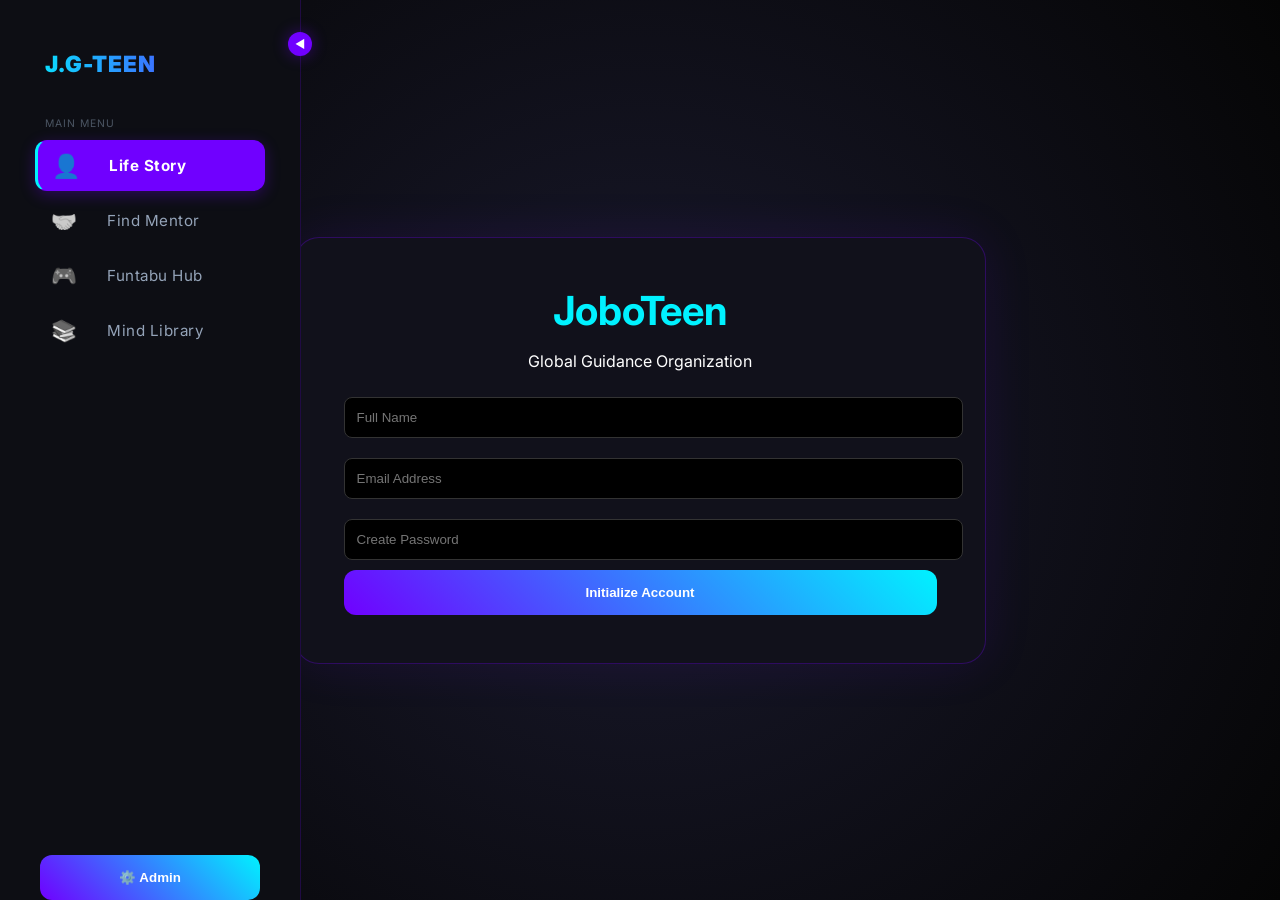
<file: index.html>
<!DOCTYPE html>
<html lang="en">
<head>
    <meta charset="UTF-8">
    <meta name="viewport" content="width=device-width, initial-scale=1.0">
    <title>Joboteen Guide </title>
    <link rel="stylesheet" href="style.css">
    <link href="https://fonts.googleapis.com/css2?family=Inter:wght@400;700;900&display=swap" rel="stylesheet">
</head>
<body>

    <div id="login-screen">
        <div class="login-box">
            <h1 class="logo-text">JoboTeen</h1>
            <p class="subtitle">Global Guidance Organization</p>
            <div class="input-group">
                <input type="text" id="reg-name" placeholder="Full Name" required>
                <input type="email" placeholder="Email Address">
                <input type="password" placeholder="Create Password">
            </div>
            <button class="btn-shine" onclick="launchPlatform()">Initialize Account</button>
        </div>
    </div>

    <div id="main-app">
<aside class="sidebar" id="main-sidebar">
    <div class="collapse-btn" onclick="toggleSidebar()">◀</div>
    
    <div class="sidebar-logo">
        <span class="logo-icon">J.</span><span>G-TEEN</span>
    </div>

    <div class="nav-group">
        <div class="nav-label">Main Menu</div>
        <div class="nav-item active" onclick="setView('profile-view', this)">
            <span class="nav-icon">👤</span><span class="nav-text">Life Story</span>
        </div>
        <div class="nav-item" onclick="setView('mentor-view', this)">
            <span class="nav-icon">🤝</span><span class="nav-text">Find Mentor</span>
        </div>
        <div class="nav-item" onclick="setView('game-view', this)">
            <span class="nav-icon">🎮</span><span class="nav-text">Funtabu Hub</span>
        </div>

        <div class="nav-item" onclick="setView('novel-view')">
              <span class="nav-icon">📚</span>
              <span class="nav-text">Mind Library</span>
         </div>
    </div>

    <div style="padding: 20px;">
        <button class="btn-shine" style="width: 100%;" onclick="location.href='admin.html'">⚙️ Admin</button>
    </div>
</aside>

        <main class="content">
            <section id="profile-view" class="view active-view">
                <h1>Welcome, <span id="user-display" class="highlight">Teenager</span></h1>
        <div class="story-container">
                 <h3>My Life Story</h3>
                    <div class="textarea-wrapper">
                       <textarea id="life-story-input" 
                        placeholder="Share your journey, your dreams, or the challenges you've overcome..."
                         oninput="updateCount()"></textarea>
                         <div class="textarea-glow"></div>
                    </div>
    <div class="story-footer">
        <span class="char-count"><span id="current-chars">0</span> characters</span>
        <button class="btn-shine small-btn" onclick="saveStory()">Save to Profile</button>
    </div>
</div>
            </section>




            <section id="mentor-view" class="view">
    <div class="view-header">
        <h1>Connect with a Mentor</h1>
        <p>Your privacy is our priority. Share what's on your mind with a certified guide.</p>
    </div>

    <div class="mentor-grid">
        <div class="mentor-card glass-card">
            <div class="mentor-pic" style="background: url('https://via.placeholder.com/80')"></div>
            <h3>Mentor Ambani</h3>
            <span class="specialty">Adolescent Growth</span>
            <button class="btn-shine small" onclick="openBooking('Ambani')">Book Session</button>
        </div>
        
        <div class="mentor-card glass-card">
            <div class="mentor-pic" style="background: url('https://via.placeholder.com/80')"></div>
            <h3>Mentor Vina</h3>
            <span class="specialty">Career & Mindset</span>
            <button class="btn-shine small" onclick="openBooking('Vina')">Book Session</button>
        </div>
    </div>

    <div id="booking-form" class="glass-card secret-form">
        <h2 id="booking-title">Share with your Mentor</h2>
        <div class="input-group">
            <label>The Problem / Challenge</label>
            <textarea id="problem-desc" placeholder="Describe what you are going through..."></textarea>
        </div>
        <div class="input-group">
            <label>Urgency Level</label>
            <select id="urgency">
                <option value="low">Just need a talk</option>
                <option value="medium">Feeling stressed</option>
                <option value="high">Urgent Support Needed</option>
            </select>

            <div class="close-vault" onclick="closeBooking()">✕</div>
              <h2 id="booking-title">Share with your Mentor</h2>
            </div>
        <button class="btn-shine" onclick="submitRequest()">Send to Mentor Privately</button>
    </div>
</section>

            <section id="gnc-view" class="view">
                <h1>Mentorship Gallery</h1>
                <div class="video-grid">
                    <div class="video-item">Ambani: Adolescent Growth</div>
                    <div class="video-item">David Goggins: Mental Toughness</div>
                </div>
            </section>

<section id="game-view" class="view">


<div id="novel-reader" class="glass-card secret-form" style="display:none; width: 80%; height: 80vh; overflow-y: auto;">
    <div class="close-vault" onclick="closeNovel()">✕</div>
    <h1 id="reader-title" class="highlight"></h1>
    <div id="reader-content" class="reader-body"></div>
</div>

    <div class="game-header">
        <h1 class="glitch" data-text="NEURAL_LINK">NEURAL LINK</h1>
        <div class="game-meta">
            <div class="status-box">
                <span class="label">OS_STATUS:</span>
                <span id="game-status">AWAITING_INPUT...</span>
            </div>
            
            <div class="currency-box">
                <span class="coin-icon">◈</span>
                <span id="neural-credits">0000</span>
                <span class="currency-unit">NC</span>
            </div>
        </div>
    </div>

    <div class="ttt-container">
        <div class="ttt-grid" id="ttt-board">
            <div class="cell" onclick="handleMove(0)"></div>
            <div class="cell" onclick="handleMove(1)"></div>
            <div class="cell" onclick="handleMove(2)"></div>
            <div class="cell" onclick="handleMove(3)"></div>
            <div class="cell" onclick="handleMove(4)"></div>
            <div class="cell" onclick="handleMove(5)"></div>
            <div class="cell" onclick="handleMove(6)"></div>
            <div class="cell" onclick="handleMove(7)"></div>
            <div class="cell" onclick="handleMove(8)"></div>
        </div>
    </div>

    <div class="game-controls">
        <div class="status-indicator">
            <div class="pulse-dot"></div>
            <span>Bot_Core: Active</span>
        </div>
        <button class="btn-shine reset-btn" onclick="resetTTT()">
            REBOOT_NEURAL_GRID
        </button>
    </div>
</section>

<section id="novel-view" class="view" style="display:none;">
    <div class="view-header">
        <h1 class="highlight">Mind  Library</h1>
        <p class="subtitle">Interactive simulations addressing real-world challenges.</p>
    </div>

    <div class="novel-grid">
        <div class="novel-card glass-card">
            <div class="novel-cover social-anxiety">
                <span class="status-chip">Mental Health</span>
            </div>
            <div class="novel-info">
                <h3>The Invisible Spotlight</h3>
                <p>Navigate a high-stakes school presentation while managing social anxiety.</p>
                <button class="btn-shine small-btn" onclick="openNovel('anxiety')">START SIMULATION</button>
            </div>
        </div>

        <div class="novel-card glass-card">
            <div class="novel-cover peer-pressure">
                <span class="status-chip">Life Choices</span>
            </div>
            <div class="novel-info">
                <h3>Echoes of the Crowd</h3>
                <p>Your friends are making a dangerous choice. Do you follow or find your own path?</p>
                <button class="btn-shine small-btn" onclick="openNovel('pressure')">START SIMULATION</button>
            </div>
        </div>
    </div>

    <div id="novel-reader" class="glass-card secret-form" style="display:none;">
        <div class="close-vault" onclick="closeNovel()">✕</div>
        <div id="reader-header">
            <h2 id="reader-title" class="highlight"></h2>
            <div id="progress-bar"><div id="progress-fill"></div></div>
        </div>
        <div id="reader-content"></div>
    </div>
</section>

<div id="novel-reader" class="glass-card" style="display:none; position: fixed; top: 50%; left: 50%; transform: translate(-50%, -50%); width: 85%; height: 80vh; z-index: 5000; padding: 40px; overflow-y: auto; background: rgba(5, 5, 5, 0.95); border: 2px solid var(--accent);">
    <div class="close-vault" onclick="closeNovel()" style="float: right; cursor: pointer; font-size: 1.5rem; color: var(--accent);">✕</div>
    <h2 id="reader-title" class="highlight" style="margin-bottom: 20px;"></h2>
    <hr style="border: 0; border-top: 1px solid rgba(0, 242, 255, 0.2); margin-bottom: 20px;">
    <div id="reader-content"></div>
</div>


        </main>
    </div>

    <script src="script.js"></script>
</body>
</html>
</file>
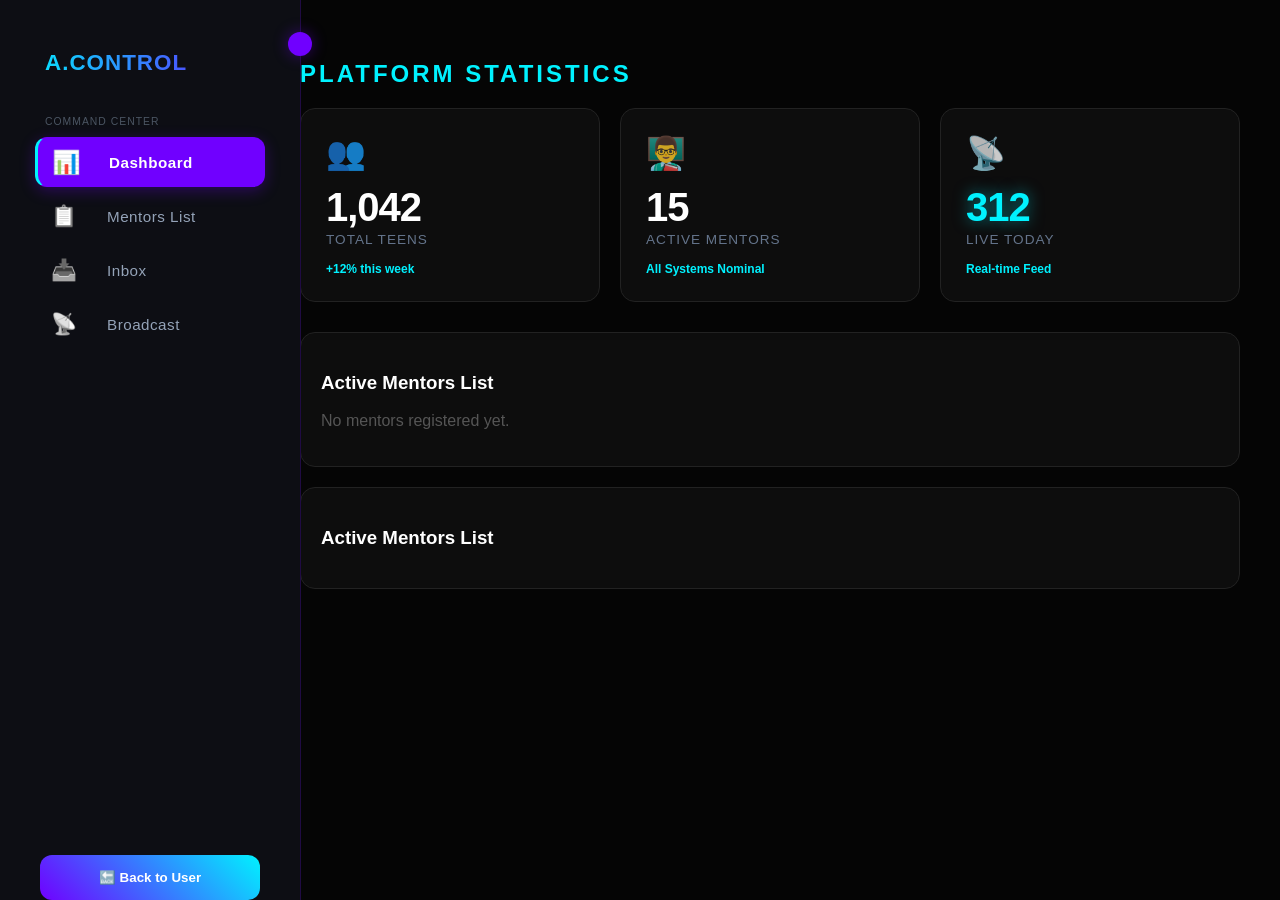
<file: admin.html>
<!DOCTYPE html>
<html lang="en">
<head>
    <meta charset="UTF-8">
    <title>Joboteen Admin | Command Center</title>
    <link rel="stylesheet" href="style.css">
    <style>
        /* Admin-specific overrides */
        .admin-grid { display: grid; grid-template-columns: 1fr 2fr; gap: 20px; }
        .request-card { background: rgba(255,255,255,0.05); padding: 15px; border-radius: 12px; margin-bottom: 10px; border-left: 4px solid var(--accent); }
        .status-badge { float: right; font-size: 0.7rem; padding: 4px 8px; border-radius: 4px; background: var(--primary); }
    </style>
</head>
<body class="admin-body">

    <div id="main-app" style="display: flex;">
        <aside class="sidebar">
            <h2 class="sidebar-logo">ADMIN.MODE</h2>
<aside class="sidebar" id="admin-sidebar">
    <div class="collapse-btn" onclick="toggleSidebar()"></div>
    
    <div class="sidebar-logo">
        <span class="logo-icon">A.</span><span>CONTROL</span>
    </div>

<div class="nav-group">
    <div class="nav-label">Command Center</div>
    <div class="nav-item active" onclick="setAdminView('overview', this)">
        <span class="nav-icon">📊</span><span class="nav-text">Dashboard</span>
    </div>
    <div class="nav-item" onclick="setAdminView('mentor-mgmt', this)">
        <span class="nav-icon">📋</span><span class="nav-text">Mentors List</span>
    </div>
    <div class="nav-item" onclick="setAdminView('inbox', this)">
        <span class="nav-icon">📥</span><span class="nav-text">Inbox</span>
    </div>
    <div class="nav-item" onclick="setAdminView('broadcast', this)">
        <span class="nav-icon">📡</span><span class="nav-text">Broadcast</span>
    </div>
</div>

    <div style="padding: 20px;">
        <button class="btn-shine" style="width: 100%;" onclick="location.href='index.html'">🔙 Back to User</button>
    </div>
</aside>
            <button class="btn-shine" onclick="window.location.href='index.html'">Back to User Site</button>
        </aside>

        <main class="content">
<section id="overview" class="view active-view">
    <h1 class="terminal-title">Platform Statistics</h1>
    
    <div class="stats-grid">
        <div class="stat-card glass-card">
            <div class="stat-icon">👥</div>
            <div class="stat-data">
                <span class="stat-num counter">1,042</span>
                <span class="stat-label">Total Teens</span>
            </div>
            <div class="stat-trend">+12% this week</div>
        </div>

        <div class="stat-card glass-card">
            <div class="stat-icon">👨‍🏫</div>
            <div class="stat-data">
                <span class="stat-num">15</span>
                <span class="stat-label">Active Mentors</span>
            </div>
            <div class="stat-trend pulse-cyan">All Systems Nominal</div>
        </div>

        <div class="stat-card glass-card">
            <div class="stat-icon">📡</div>
            <div class="stat-data">
                <span class="stat-num live-glow">312</span>
                <span class="stat-label">Live Today</span>
            </div>
            <div class="stat-trend">Real-time Feed</div>
        </div>
    </div>

    <div class="glass-card" style="margin-top: 30px;">
        <h3>Active Mentors List</h3>
        <div id="admin-mentor-list">No mentors registered yet.</div>
    </div>
</section>


<section id="mentor-mgmt" class="view">
    <div class="login-card glass-card" style="max-width: 450px; margin: 0 auto; padding: 40px;">
        <h2 style="color: var(--accent); margin-top: 0;">Register New Mentor</h2>
        <p style="color: #64748b; margin-bottom: 30px;">Enter professional credentials below.</p>

        <div class="photo-upload-container" onclick="document.getElementById('m-file').click()">
            <div id="photo-preview" class="photo-preview-box">
                <span>Click to Upload Photo</span>
            </div>
            <input type="file" id="m-file" accept="image/*" style="display: none;" onchange="previewImage(this)">
        </div>

 <div class="input-field">
    <input type="text" id="m-name" required>
    <label>Full Name</label>
</div>

<div class="input-field">
    <input type="text" id="m-edu" required>
    <label>Level of Education</label>
</div>

<div class="input-field">
    <input type="number" id="m-age" required>
    <label>Age</label>
</div>
        <button class="btn-shine" onclick="registerMentor()" style="margin-top: 20px;">Deploy Mentor to Platform</button>
    </div>
</section>

<div class="glass-card" style="margin-top: 20px;">
    <h3>Active Mentors List</h3>
    <div id="admin-mentor-list">
        </div>
</div>

            <section id="inbox" class="view">
                <h1>Incoming Guidance Requests</h1>
                <div id="admin-request-list">
                    <p style="color: #555;">Waiting for new requests...</p>
                </div>
            </section>

<section id="broadcast" class="view">
    <div class="command-center glass-card">
        <h1 class="terminal-title">Satellite Broadcast</h1>
        <p class="terminal-subtitle">Global transmission to all active devices.</p>

        <div class="control-group">
            <label class="control-label">Transmission Content</label>
            <div class="terminal-input-wrapper">
                <textarea id="broadcast-msg" placeholder="Type global message here..."></textarea>
                <div class="scan-line"></div>
            </div>
        </div>

        <div class="control-group">
            <label class="control-label">Signal Priority</label>
            <div class="custom-select-wrapper">
                <select id="broadcast-type">
                    <option value="info">STANDARD SIGNAL (CYAN)</option>
                    <option value="urgent">URGENT OVERRIDE (PURPLE)</option>
                    <option value="emergency">CRITICAL PRIORITY (RED)</option>
                </select>
                <span class="select-arrow">▼</span>
            </div>
        </div>

        <button class="btn-shine broadcast-btn" onclick="sendGlobalAlert()">
            <span class="btn-icon">📡</span> EXECUTE BROADCAST
        </button>
    </div>
</section>
        </main>
    </div>

    <script src="admin-logic.js"></script>
</body>
</html>
</file>
<file: style.css>
/* PREMIUM THEME COLORS */
:root {
    --accent: #00f2ff;
    --primary: #7000ff;
    --bg: #050505;
    --card: #11111b;
    --text: #ffffff;
    --transition: all 0.3s ease;
}

body, html {
    margin: 0; padding: 0;
    background: var(--bg);
    color: var(--text);
    font-family: 'Inter', sans-serif;
}

/* LOGIN SCREEN */
#login-screen {
    display: flex; justify-content: center; align-items: center;
    height: 100vh; background: radial-gradient(circle, #1a1a2e, #050505);
    position: fixed; width: 100%; z-index: 1000;
}

.login-box {
    background: var(--card); padding: 3rem; border-radius: 24px;
    border: 1px solid rgba(112, 0, 255, 0.3); text-align: center;
    box-shadow: 0 0 50px rgba(112, 0, 255, 0.1);
}

.logo-text { color: var(--accent); font-size: 2.5rem; margin: 0; }

.login-box input {
    width: 100%; padding: 12px; margin: 10px 0;
    background: #000; border: 1px solid #333; color: white; border-radius: 8px;
}

/* APP LAYOUT */
#main-app { display: none; height: 100vh; }

.sidebar {
    width: 280px; background: var(--card); padding: 20px;
    border-right: 1px solid #222; display: flex; flex-direction: column;
}

.nav-label { font-size: 0.7rem; color: #555; text-transform: uppercase; }

.drop-btn {
    width: 100%; background: none; border: none; color: #aaa;
    padding: 15px 0; text-align: left; cursor: pointer;
    display: flex; justify-content: space-between; font-size: 1rem;
}

.sub-menu {
    display: none; list-style: none; padding-left: 20px; border-left: 1px solid #333;
}

.sub-menu li { padding: 8px 0; color: #777; cursor: pointer; transition: 0.3s; }
.sub-menu li:hover { color: var(--accent); }

/* CONTENT & GAME */
.content { flex: 1; padding: 40px; overflow-y: auto; }

.view { display: none; }
.active-view { display: block; animation: slideUp 0.4s ease; }

@keyframes slideUp {
    from { opacity: 0; transform: translateY(20px); }
    to { opacity: 1; transform: translateY(0); }
}

.glass-card { background: rgba(255,255,255,0.03); padding: 20px; border-radius: 15px; border: 1px solid #222; }

.btn-shine {
    background: linear-gradient(45deg, var(--primary), var(--accent));
    color: white; border: none; padding: 15px; border-radius: 12px;
    cursor: pointer; font-weight: bold; width: 100%;
}

#game-canvas {
    width: 100%; height: 400px; background: #000; border: 1px solid var(--primary);
    border-radius: 20px; position: relative; overflow: hidden;
}

.atom {
    position: absolute; width: 40px; height: 40px; background: var(--accent);
    border-radius: 50%; box-shadow: 0 0 20px var(--accent); cursor: pointer;
}

.show-menu { display: block !important; }

/* Mentor Grid */
.mentor-grid {
    display: grid;
    grid-template-columns: repeat(auto-fit, minmax(200px, 1fr));
    gap: 20px;
    margin-bottom: 40px;
}

.mentor-card {
    text-align: center;
    border: 1px solid var(--glass-border);
}

.mentor-pic {
    width: 80px; height: 80px;
    border-radius: 50%;
    margin: 0 auto 15px;
    border: 2px solid var(--accent);
    box-shadow: var(--neon-shadow);
}

.specialty {
    display: block;
    color: var(--accent);
    font-size: 0.8rem;
    margin-bottom: 15px;
    text-transform: uppercase;
}

/* Secret Form Appearance */
.secret-form {
    display: none; /* Only shows when mentor is picked */
    max-width: 600px;
    margin-top: 30px;
    animation: slideUp 0.5s ease;
}

.secret-form textarea {
    width: 100%; height: 150px;
    background: rgba(0,0,0,0.5);
    border: 1px solid #333;
    color: white;
    border-radius: 12px;
    padding: 15px;
    margin-top: 10px;
}

.btn-shine.small { padding: 10px; font-size: 0.8rem; }

/* --- STORY BOX STYLING --- */
.story-container {
    margin-top: 30px;
    max-width: 800px;
}

.textarea-wrapper {
    position: relative;
    border-radius: 15px;
    overflow: hidden;
    background: rgba(0, 0, 0, 0.4);
}

#life-story-input {
    width: 100%;
    height: 250px;
    background: transparent;
    border: 1px solid rgba(255, 255, 255, 0.1);
    color: #e2e8f0;
    padding: 20px;
    font-size: 1.1rem;
    line-height: 1.6;
    outline: none;
    resize: none;
    position: relative;
    z-index: 2;
    transition: var(--transition);
}

/* The neon glow that appears when typing */
#life-story-input:focus {
    border-color: var(--accent);
    background: rgba(112, 0, 255, 0.05);
}

.textarea-glow {
    position: absolute;
    top: 0; left: 0; width: 100%; height: 100%;
    box-shadow: inset 0 0 30px rgba(0, 242, 255, 0);
    pointer-events: none;
    transition: var(--transition);
}

#life-story-input:focus + .textarea-glow {
    box-shadow: inset 0 0 30px rgba(0, 242, 255, 0.1);
}

.story-footer {
    display: flex;
    justify-content: space-between;
    align-items: center;
    margin-top: 15px;
}

.char-count {
    font-size: 0.8rem;
    color: #64748b;
}

.small-btn {
    width: auto !important;
    padding: 10px 25px !important;
    font-size: 0.8rem;
}

/* --- ADMIN RETURN BUTTON --- */
.admin-access-zone {
    margin-top: 20px;
    padding-top: 20px;
    border-top: 1px solid rgba(255, 255, 255, 0.05);
}

.btn-outline {
    background: transparent;
    border: 1px solid var(--primary);
    color: var(--primary);
    padding: 10px;
    width: 100%;
    border-radius: 8px;
    cursor: pointer;
    font-size: 0.8rem;
    font-weight: bold;
    transition: var(--transition);
}

.btn-outline:hover {
    background: var(--primary);
    color: white;
    box-shadow: 0 0 15px var(--primary);
}

/* Photo Upload Box */
.photo-preview-box {
    width: 120px;
    height: 120px;
    border: 2px dashed var(--primary);
    border-radius: 50%;
    margin: 0 auto 25px;
    display: flex;
    align-items: center;
    justify-content: center;
    cursor: pointer;
    overflow: hidden;
    background: rgba(112, 0, 255, 0.05);
    transition: var(--transition);
}

.photo-preview-box:hover {
    border-color: var(--accent);
    box-shadow: var(--neon-shadow);
}

.photo-preview-box img {
    width: 100%;
    height: 100%;
    object-fit: cover;
}

.photo-preview-box span {
    font-size: 0.7rem;
    color: #64748b;
    text-align: center;
    padding: 10px;
}

/* --- PREMIUM INPUT STYLING --- */
.input-field {
    position: relative;
    margin-bottom: 25px;
    width: 100%;
}

.input-field input {
    width: 100%;
    padding: 12px 15px;
    background: rgba(0, 0, 0, 0.3); /* Dark glass effect */
    border: 1px solid rgba(255, 255, 255, 0.1);
    border-radius: 10px;
    outline: none;
    color: white;
    font-size: 1rem;
    transition: all 0.3s ease;
    box-sizing: border-box;
}

/* Floating Label Logic */
.input-field label {
    position: absolute;
    top: 50%;
    left: 15px;
    transform: translateY(-50%);
    color: #64748b;
    pointer-events: none;
    transition: all 0.3s ease;
    font-size: 0.9rem;
}

/* When the input is focused or has text in it */
.input-field input:focus,
.input-field input:valid {
    border-color: var(--accent);
    box-shadow: 0 0 10px rgba(0, 242, 255, 0.2);
    background: rgba(0, 242, 255, 0.05);
}

.input-field input:focus ~ label,
.input-field input:valid ~ label {
    top: -10px;
    left: 10px;
    font-size: 0.75rem;
    color: var(--accent);
    background: var(--card); /* Matches the login card background */
    padding: 0 5px;
}

/* Remove the "Spin" arrows from the Age number input for a cleaner look */
input::-webkit-outer-spin-button,
input::-webkit-inner-spin-button {
    -webkit-appearance: none;
    margin: 0;
}

/* --- BROADCAST TERMINAL STYLING --- */
.command-center {
    max-width: 700px;
    margin: 0 auto;
    border: 1px solid rgba(0, 242, 255, 0.2);
}

.terminal-title {
    color: var(--accent);
    text-transform: uppercase;
    letter-spacing: 3px;
    font-size: 1.5rem;
    margin-bottom: 5px;
}

.terminal-subtitle {
    color: #64748b;
    font-size: 0.85rem;
    margin-bottom: 30px;
}

.control-group {
    margin-bottom: 25px;
}

.control-label {
    display: block;
    color: #94a3b8;
    font-size: 0.75rem;
    font-weight: bold;
    text-transform: uppercase;
    margin-bottom: 8px;
    letter-spacing: 1px;
}

/* Terminal Textarea */
.terminal-input-wrapper {
    position: relative;
    background: rgba(0, 0, 0, 0.6);
    border-radius: 8px;
    border: 1px solid #334155;
    overflow: hidden;
}

#broadcast-msg {
    width: 100%;
    height: 120px;
    background: transparent;
    border: none;
    color: #00f2ff; /* Terminal Green/Cyan text */
    padding: 15px;
    font-family: 'Courier New', Courier, monospace;
    font-size: 1rem;
    outline: none;
    resize: none;
    box-sizing: border-box;
}

/* Custom Select Styling */
.custom-select-wrapper {
    position: relative;
    width: 100%;
}

#broadcast-type {
    width: 100%;
    padding: 12px 15px;
    background: #1e293b;
    border: 1px solid #334155;
    color: white;
    border-radius: 8px;
    appearance: none; /* Hides default arrow */
    cursor: pointer;
    font-weight: bold;
    outline: none;
}

#broadcast-type:focus {
    border-color: var(--primary);
    box-shadow: 0 0 10px rgba(112, 0, 255, 0.3);
}

.select-arrow {
    position: absolute;
    right: 15px;
    top: 50%;
    transform: translateY(-50%);
    pointer-events: none;
    color: var(--accent);
    font-size: 0.8rem;
}

/* Animation for the Terminal effect */
.scan-line {
    position: absolute;
    top: 0; left: 0;
    width: 100%; height: 2px;
    background: rgba(0, 242, 255, 0.1);
    opacity: 0.5;
    animation: scan 4s linear infinite;
    pointer-events: none;
}

@keyframes scan {
    from { top: 0; }
    to { top: 100%; }
}

.broadcast-btn {
    display: flex;
    align-items: center;
    justify-content: center;
    gap: 10px;
    font-size: 1rem;
    letter-spacing: 2px;
}

/* --- PREMIUM ADMIN SIDEBAR --- */
.nav-group {
    padding: 10px 0;
}

.nav-label {
    display: block;
    font-size: 0.65rem;
    color: #475569;
    text-transform: uppercase;
    letter-spacing: 2px;
    padding: 0 20px;
    margin-bottom: 15px;
}

.nav-item {
    position: relative;
    list-style: none;
    padding: 14px 25px;
    display: flex;
    align-items: center;
    cursor: pointer;
    transition: all 0.3s cubic-bezier(0.4, 0, 0.2, 1);
    color: #94a3b8; /* Faded state */
    margin-bottom: 4px;
}

/* The neon line on the left */
.active-indicator {
    position: absolute;
    left: 0;
    width: 3px;
    height: 0;
    background: var(--accent);
    box-shadow: 0 0 15px var(--accent);
    transition: 0.3s ease;
}

.nav-item:hover {
    background: rgba(255, 255, 255, 0.03);
    color: white;
}

.nav-item:hover .active-indicator {
    height: 60%;
}

/* ACTIVE STATE - When you are on that page */
.nav-item.active {
    background: rgba(112, 0, 255, 0.1);
    color: var(--accent);
    font-weight: bold;
}

.nav-item.active .active-indicator {
    height: 100%;
}

.nav-icon {
    font-size: 1.1rem;
    margin-right: 15px;
    filter: grayscale(1); /* Desaturate icons slightly */
    transition: 0.3s;
}

.nav-item:hover .nav-icon, 
.nav-item.active .nav-icon {
    filter: grayscale(0);
    transform: scale(1.1);
}

.nav-text {
    font-size: 0.95rem;
    letter-spacing: 0.5px;
}

/* Badge Pulse for Inbox */
.pulse-red {
    background: #ff4444 !important;
    animation: pulse-animation 2s infinite;
}

@keyframes pulse-animation {
    0% { box-shadow: 0 0 0 0px rgba(255, 68, 68, 0.7); }
    70% { box-shadow: 0 0 0 10px rgba(255, 68, 68, 0); }
    100% { box-shadow: 0 0 0 0px rgba(255, 68, 68, 0); }
}

/* --- STATISTICS GRID STYLING --- */
.stats-grid {
    display: grid;
    grid-template-columns: repeat(auto-fit, minmax(250px, 1fr));
    gap: 20px;
    margin-top: 20px;
}

.stat-card {
    display: flex;
    flex-direction: column;
    padding: 25px;
    position: relative;
    overflow: hidden;
    transition: var(--transition);
}

.stat-card:hover {
    transform: translateY(-5px);
    border-color: var(--accent);
}

.stat-icon {
    font-size: 2rem;
    margin-bottom: 15px;
    opacity: 0.8;
}

.stat-num {
    display: block;
    font-size: 2.5rem;
    font-weight: 900;
    color: white;
    letter-spacing: -1px;
    line-height: 1;
}

.stat-label {
    display: block;
    color: #64748b;
    font-size: 0.85rem;
    text-transform: uppercase;
    letter-spacing: 1px;
    margin-top: 5px;
}

.stat-trend {
    margin-top: 15px;
    font-size: 0.75rem;
    color: var(--accent);
    font-weight: bold;
}

/* Specific Glows */
.live-glow {
    color: var(--accent);
    text-shadow: 0 0 15px rgba(0, 242, 255, 0.5);
}

.pulse-cyan {
    animation: text-pulse 2s infinite;
}

@keyframes text-pulse {
    0% { opacity: 0.6; }
    50% { opacity: 1; }
    100% { opacity: 0.6; }
}

/* --- DROP-DOWN & SUB-MENU STYLING --- */

/* The Chevron arrow */
/* --- SIDEBAR RECONSTRUCTION --- */
.sidebar {
    width: 260px;
    background: #0d0e14;
    height: 100vh;
    display: flex;
    flex-direction: column;
    border-right: 1px solid rgba(0, 242, 255, 0.1);
}

.nav-group {
    margin-bottom: 5px;
}

.nav-item {
    position: relative;
    padding: 12px 20px;
    margin: 4px 12px;
    display: flex;
    align-items: center;
    cursor: pointer;
    border-radius: 8px;
    color: #94a3b8;
    transition: 0.3s ease;
}

.nav-item:hover {
    background: rgba(255, 255, 255, 0.05);
    color: white;
}

.nav-blob {
    position: absolute;
    left: 0;
    width: 3px;
    height: 0;
    background: var(--accent);
    box-shadow: 0 0 10px var(--accent);
    transition: 0.3s ease;
}

.nav-item.active .nav-blob { height: 100%; }
.nav-item.active { background: rgba(0, 242, 255, 0.05); color: var(--accent); }


/* --- MODERN SIDEBAR BASE --- */
.sidebar {
    width: 260px;
    height: 100vh;
    background: #0d0e14;
    border-right: 1px solid rgba(112, 0, 255, 0.2);
    display: flex;
    flex-direction: column;
    position: fixed;
    left: 0;
    top: 0;
    transition: all 0.4s cubic-bezier(0.175, 0.885, 0.32, 1.275);
    z-index: 1000;
}

/* --- LOGO STYLING --- */
.sidebar-logo {
    padding: 30px 25px;
    font-size: 1.5rem;
    font-weight: 900;
    background: linear-gradient(to right, var(--accent), var(--primary));
    -webkit-background-clip: text;
    -webkit-text-fill-color: transparent;
    letter-spacing: 2px;
    white-space: nowrap;
}

.logo-short { display: none; }

/* --- NAVIGATION LINKS --- */
.nav-label {
    padding: 0 25px;
    margin-bottom: 15px;
    font-size: 0.7rem;
    text-transform: uppercase;
    color: #4b5563;
    letter-spacing: 1px;
}

.nav-item {
    margin: 4px 15px;
    padding: 12px 15px;
    border-radius: 12px;
    display: flex;
    align-items: center;
    gap: 15px;
    color: #94a3b8;
    cursor: pointer;
    transition: var(--transition);
    border: 1px solid transparent;
    white-space: nowrap;
}

.nav-item:hover {
    background: rgba(112, 0, 255, 0.05);
    color: var(--text);
}

.nav-item.active {
    background: linear-gradient(90deg, rgba(112, 0, 255, 0.15), transparent);
    color: var(--accent);
    border-left: 3px solid var(--accent);
}

.nav-icon { font-size: 1.3rem; min-width: 25px; }

/* --- COLLAPSE BUTTON --- */
.collapse-btn {
    position: absolute;
    right: -15px;
    top: 35px;
    width: 30px;
    height: 30px;
    background: var(--primary);
    border-radius: 50%;
    color: white;
    display: flex;
    align-items: center;
    justify-content: center;
    cursor: pointer;
    box-shadow: 0 0 15px rgba(112, 0, 255, 0.4);
    z-index: 10;
}

/* --- COLLAPSED STATE LOGIC --- */
.sidebar.collapsed {
    width: 80px;
}

.sidebar.collapsed .nav-text, 
.sidebar.collapsed .nav-label, 
.sidebar.collapsed .logo-full {
    display: none;
}

.sidebar.collapsed .logo-short {
    display: block;
    text-align: center;
}

.sidebar.collapsed .nav-item {
    justify-content: center;
    margin: 4px 10px;
}

.sidebar.collapsed #collapse-icon {
    transform: rotate(180deg);
}

/* --- MAIN CONTENT ADJUSTMENT --- */
main {
    margin-left: 260px; /* This must match sidebar width */
    transition: all 0.4s ease;
    padding: 40px;
}

.sidebar.collapsed + main {
    margin-left: 80px;
}

/* Footer Button */
.sidebar-footer {
    padding: 20px 15px;
    border-top: 1px solid rgba(255,255,255,0.05);
}

.admin-btn {
    width: 100%;
    background: transparent;
    border: 1px dashed #334155;
    color: #94a3b8;
    padding: 10px;
    border-radius: 8px;
    display: flex;
    align-items: center;
    gap: 10px;
    cursor: pointer;
}

/* --- GLOBAL SIDEBAR SYSTEM --- */
:root {
    --sidebar-width: 260px;
    --sidebar-collapsed-width: 80px;
}

#main-app {
    display: flex;
    min-height: 100vh;
}

.sidebar {
    width: var(--sidebar-width);
    height: 100vh;
    background: #0d0e14;
    border-right: 1px solid rgba(112, 0, 255, 0.2);
    display: flex;
    flex-direction: column;
    position: fixed;
    left: 0;
    top: 0;
    transition: all 0.3s cubic-bezier(0.4, 0, 0.2, 1);
    z-index: 1000;
}

.sidebar-logo {
    padding: 30px 25px;
    font-size: 1.4rem;
    font-weight: 900;
    color: var(--accent);
    letter-spacing: 1px;
    white-space: nowrap;
    overflow: hidden;
}

/* Navigation Items */
.nav-group { flex-grow: 1; padding: 10px 0; }

.nav-label {
    padding: 0 25px;
    margin-bottom: 10px;
    font-size: 0.65rem;
    text-transform: uppercase;
    color: #4b5563;
    letter-spacing: 1px;
}

.nav-item {
    margin: 4px 15px;
    padding: 12px 15px;
    border-radius: 12px;
    display: flex;
    align-items: center;
    gap: 15px;
    color: #94a3b8;
    cursor: pointer;
    transition: 0.2s;
    white-space: nowrap;
}

.nav-item:hover { background: rgba(112, 0, 255, 0.1); color: #fff; }
.nav-item.active { background: var(--primary); color: #fff; box-shadow: 0 4px 15px rgba(112, 0, 255, 0.3); }

/* Collapse Button */
.collapse-btn {
    position: absolute;
    right: -12px;
    top: 32px;
    width: 24px;
    height: 24px;
    background: var(--primary);
    border-radius: 50%;
    color: white;
    display: flex;
    align-items: center;
    justify-content: center;
    cursor: pointer;
    font-size: 0.7rem;
    z-index: 10;
}

/* --- COLLAPSED STATES --- */
.sidebar.collapsed { width: var(--sidebar-collapsed-width); }

.sidebar.collapsed .nav-text, 
.sidebar.collapsed .nav-label, 
.sidebar.collapsed .sidebar-logo span:not(.logo-icon) {
    display: none;
}

.sidebar.collapsed .nav-item { justify-content: center; margin: 4px 10px; }

/* Adjust Main Content */
main {
    flex-grow: 1;
    margin-left: var(--sidebar-width);
    transition: margin-left 0.3s ease;
    padding: 40px;
}

.sidebar.collapsed + main {
    margin-left: var(--sidebar-collapsed-width);
}



#toast-container {
    position: fixed;
    top: 20px;
    right: 20px;
    z-index: 9999;
}

.toast {
    background: rgba(10, 10, 20, 0.9);
    backdrop-filter: blur(10px);
    color: white;
    padding: 15px 25px;
    border-radius: 12px;
    margin-bottom: 10px;
    box-shadow: 0 10px 30px rgba(0,0,0,0.5);
    animation: slideIn 0.5s ease-out;
    min-width: 300px;
    transition: opacity 0.5s;
}

@keyframes slideIn {
    from { transform: translateX(100%); opacity: 0; }
    to { transform: translateX(0); opacity: 1; }

}

.ttt-grid {
    display: grid;
    grid-template-columns: repeat(3, 100px);
    grid-template-rows: repeat(3, 100px);
    gap: 10px;
    justify-content: center;
    margin-top: 30px;
}

.cell {
    width: 100px;
    height: 100px;
    background: rgba(255, 255, 255, 0.05);
    border: 1px solid var(--accent);
    border-radius: 12px;
    display: flex;
    justify-content: center;
    align-items: center;
    font-size: 2.5rem;
    font-weight: 900;
    color: white;
    cursor: pointer;
    transition: all 0.3s ease;
}

.cell:hover:not(.taken) {
    background: rgba(0, 242, 255, 0.1);
    box-shadow: 0 0 15px var(--accent);
}

.cell.x { color: var(--accent); text-shadow: 0 0 10px var(--accent); }
.cell.o { color: #ff00ff; text-shadow: 0 0 10px #ff00ff; }

.cell.taken { cursor: default; }


.ttt-grid {
    display: grid;
    grid-template-columns: repeat(3, 100px);
    grid-template-rows: repeat(3, 100px);
    gap: 10px;
    justify-content: center;
    margin-top: 30px;
}

.cell {
    width: 100px;
    height: 100px;
    background: rgba(255, 255, 255, 0.05);
    border: 1px solid var(--accent);
    border-radius: 12px;
    display: flex;
    justify-content: center;
    align-items: center;
    font-size: 2.5rem;
    font-weight: 900;
    color: white;
    cursor: pointer;
    transition: all 0.3s ease;
}

.cell:hover:not(.taken) {
    background: rgba(0, 242, 255, 0.1);
    box-shadow: 0 0 15px var(--accent);
}

.cell.x { color: var(--accent); text-shadow: 0 0 10px var(--accent); }
.cell.o { color: #ff00ff; text-shadow: 0 0 10px #ff00ff; }

.cell.taken { cursor: default; }


/* Container for the control section */
.game-controls {
    margin-top: 40px;
    padding-top: 20px;
    border-top: 1px solid rgba(0, 242, 255, 0.1);
    display: flex;
    flex-direction: column;
    align-items: center;
    gap: 15px;
}

/* Status Indicator styling */
.status-indicator {
    display: flex;
    align-items: center;
    gap: 10px;
    font-size: 0.75rem;
    color: var(--accent);
    text-transform: uppercase;
    letter-spacing: 2px;
    opacity: 0.8;
}

.pulse-dot {
    width: 8px;
    height: 8px;
    background: var(--accent);
    border-radius: 50%;
    box-shadow: 0 0 10px var(--accent);
    animation: statusPulse 2s infinite;
}

@keyframes statusPulse {
    0% { transform: scale(1); opacity: 1; }
    50% { transform: scale(1.5); opacity: 0.4; }
    100% { transform: scale(1); opacity: 1; }
}

/* Make the reset button stand out more */
.reset-btn {
    min-width: 250px;
    letter-spacing: 1px;
    font-weight: bold;
}
</file>
